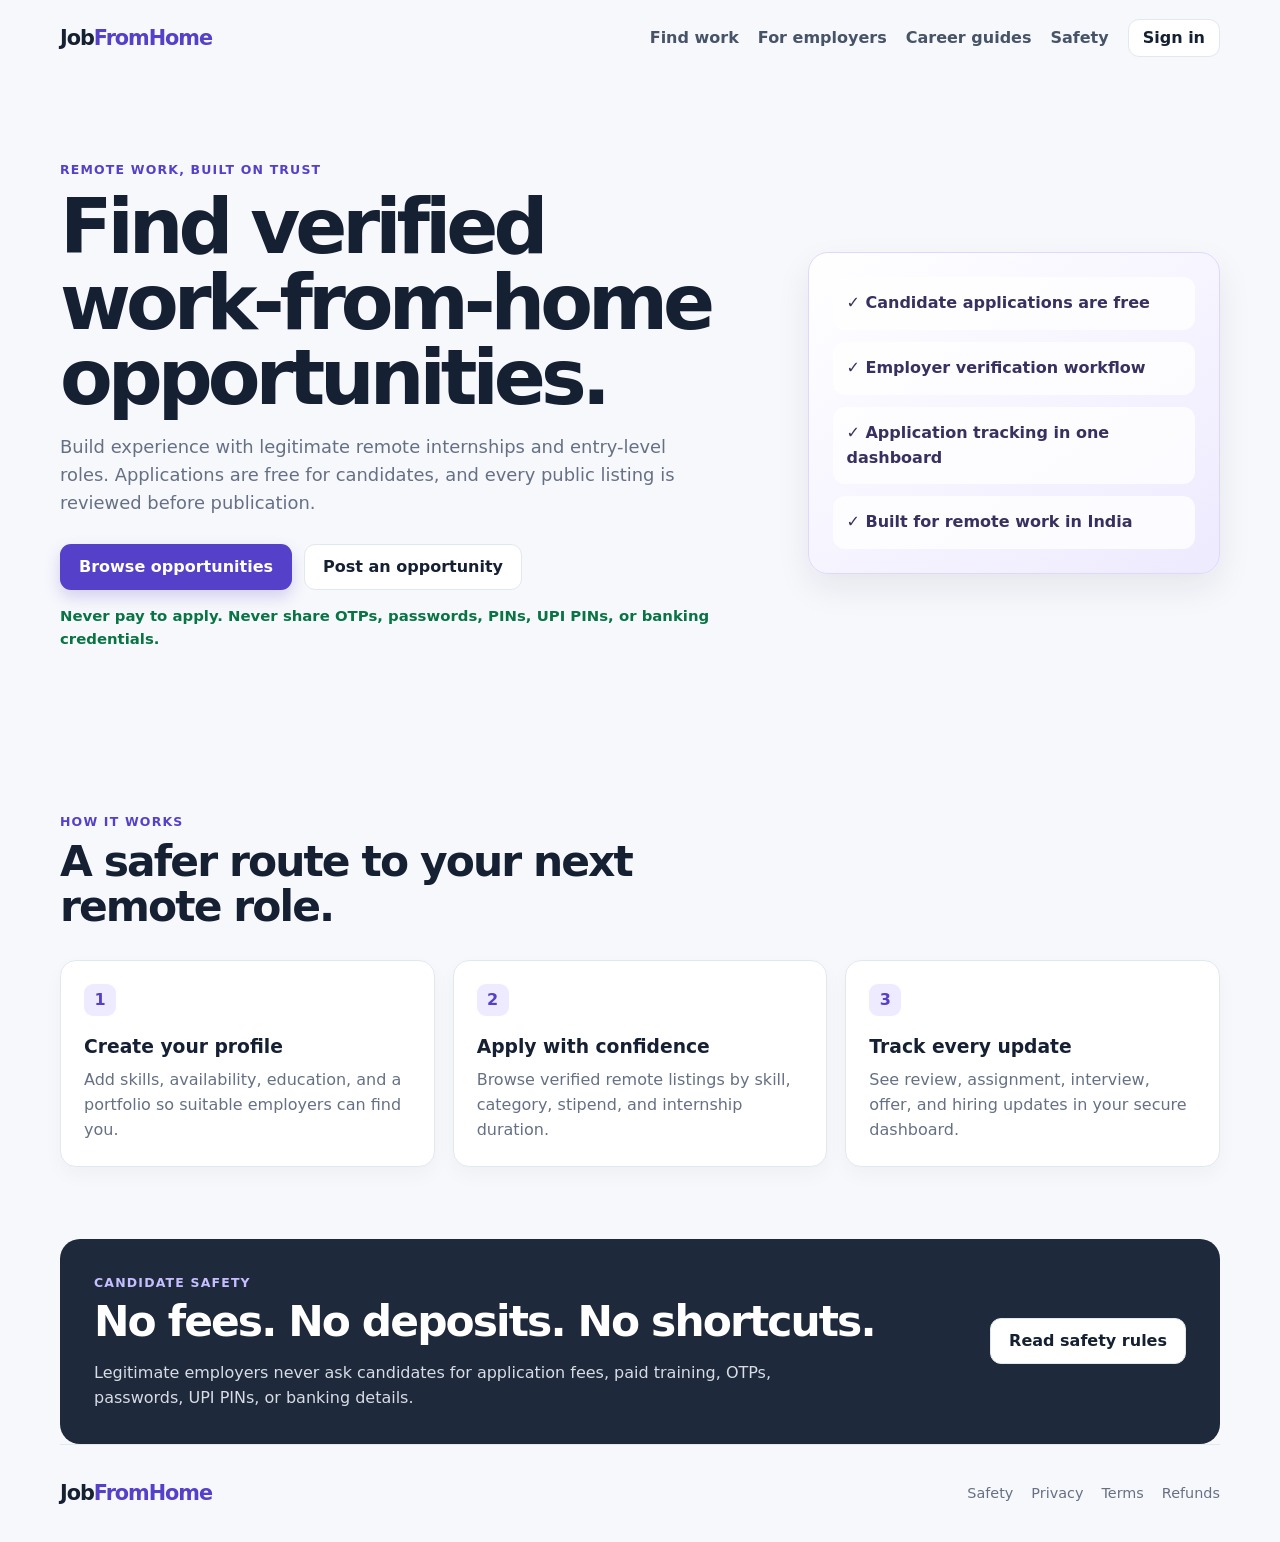
<file: index.html>
<!doctype html>
<html lang="en">
<head>
  <meta charset="utf-8">
  <meta name="viewport" content="width=device-width,initial-scale=1">
  <meta name="description" content="Find verified work-from-home internships and remote jobs in India. Candidates apply free.">
  <title>JobFromHome | Verified remote internships and jobs</title>
  <link rel="stylesheet" href="styles.css">
</head>
<body>
  <header class="site-header">
    <a class="brand" href="index.html">Job<span>FromHome</span></a>
    <nav class="site-nav" aria-label="Main navigation">
      <a href="app.html">Find work</a>
      <a href="employer.html">For employers</a>
      <a href="blogs.html">Career guides</a>
      <a href="safety.html">Safety</a>
      <a class="button button-small button-secondary" href="login.html">Sign in</a>
    </nav>
  </header>
  <main>
    <section class="hero-section">
      <div class="hero-copy">
        <p class="eyebrow">Remote work, built on trust</p>
        <h1>Find verified work-from-home opportunities.</h1>
        <p class="hero-text">Build experience with legitimate remote internships and entry-level roles. Applications are free for candidates, and every public listing is reviewed before publication.</p>
        <div class="hero-actions">
          <a class="button button-primary" href="app.html">Browse opportunities</a>
          <a class="button button-secondary" href="employer.html">Post an opportunity</a>
        </div>
        <p class="hero-note">Never pay to apply. Never share OTPs, passwords, PINs, UPI PINs, or banking credentials.</p>
      </div>
      <aside class="hero-panel">
        <div class="trust-pill">✓ Candidate applications are free</div>
        <div class="trust-pill">✓ Employer verification workflow</div>
        <div class="trust-pill">✓ Application tracking in one dashboard</div>
        <div class="trust-pill">✓ Built for remote work in India</div>
      </aside>
    </section>
    <section class="section-shell">
      <div class="section-heading"><p class="eyebrow">How it works</p><h2>A safer route to your next remote role.</h2></div>
      <div class="feature-grid">
        <article class="feature-card"><span>1</span><h3>Create your profile</h3><p>Add skills, availability, education, and a portfolio so suitable employers can find you.</p></article>
        <article class="feature-card"><span>2</span><h3>Apply with confidence</h3><p>Browse verified remote listings by skill, category, stipend, and internship duration.</p></article>
        <article class="feature-card"><span>3</span><h3>Track every update</h3><p>See review, assignment, interview, offer, and hiring updates in your secure dashboard.</p></article>
      </div>
    </section>
    <section class="safety-banner"><div><p class="eyebrow">Candidate safety</p><h2>No fees. No deposits. No shortcuts.</h2><p>Legitimate employers never ask candidates for application fees, paid training, OTPs, passwords, UPI PINs, or banking details.</p></div><a class="button button-secondary" href="safety.html">Read safety rules</a></section>
  </main>
  <footer class="site-footer"><a class="brand" href="index.html">Job<span>FromHome</span></a><div><a href="safety.html">Safety</a><a href="privacy.html">Privacy</a><a href="terms.html">Terms</a><a href="refunds.html">Refunds</a></div></footer>
</body>
</html>
</file>
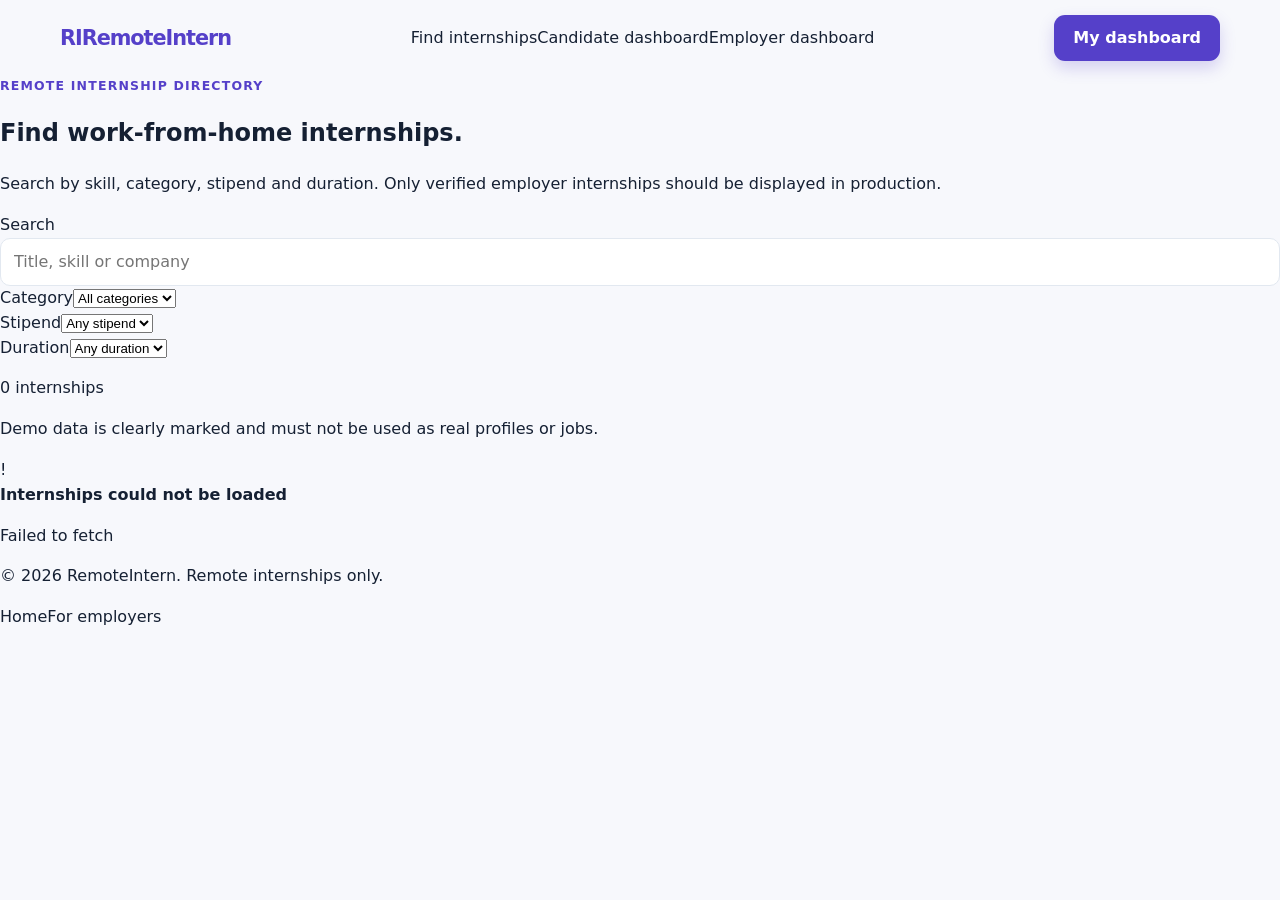
<file: app.html>
<!DOCTYPE html>
<html lang="en">
<head>
  <meta charset="UTF-8" />
  <meta name="viewport" content="width=device-width, initial-scale=1.0" />
  <meta name="description" content="Browse verified remote internships." />
  <title>Find remote internships — RemoteIntern</title>
  <link rel="preconnect" href="https://fonts.googleapis.com" />
  <link rel="preconnect" href="https://fonts.gstatic.com" crossorigin />
  <link href="https://fonts.googleapis.com/css2?family=DM+Sans:wght@400;500;600;700&family=Plus+Jakarta+Sans:wght@700;800&display=swap" rel="stylesheet" />
  <link rel="stylesheet" href="styles.css" />
</head>
<body>
  <header class="site-header">
    <a class="brand" href="index.html"><span class="brand-mark">RI</span><span>RemoteIntern</span></a>
    <nav class="nav"><a class="active-nav" href="app.html">Find internships</a><a href="dashboard.html">Candidate dashboard</a><a href="dashboard.html?role=employer">Employer dashboard</a></nav>
    <a class="button button-primary header-cta" href="dashboard.html">My dashboard</a>
  </header>

  <main class="page-shell">
    <section class="directory-hero">
      <p class="eyebrow">Remote internship directory</p>
      <h1>Find work-from-home internships.</h1>
      <p>Search by skill, category, stipend and duration. Only verified employer internships should be displayed in production.</p>
    </section>

    <section class="search-panel">
      <div class="form-grid">
        <div class="field"><label for="searchInput">Search</label><input id="searchInput" placeholder="Title, skill or company" /></div>
        <div class="field"><label for="categoryFilter">Category</label><select id="categoryFilter"><option value="All">All categories</option></select></div>
        <div class="field"><label for="stipendFilter">Stipend</label><select id="stipendFilter"><option value="All">Any stipend</option><option value="Paid">Paid</option><option value="Unpaid">Unpaid</option><option value="Negotiable">Negotiable</option></select></div>
        <div class="field"><label for="durationFilter">Duration</label><select id="durationFilter"><option value="All">Any duration</option><option value="2">2 months</option><option value="3">3 months</option><option value="4">4 months</option><option value="6">6 months</option></select></div>
      </div>
    </section>

    <section class="directory-meta"><p id="internshipCount">0 internships</p><p>Demo data is clearly marked and must not be used as real profiles or jobs.</p></section>
    <section class="job-grid directory-grid" id="internshipGrid"></section>
  </main>

  <dialog class="modal" id="internshipModal"><div class="modal-content"><button class="modal-close" data-close-modal aria-label="Close">×</button><p class="eyebrow">Remote internship</p><h2 id="modalTitle">Internship title</h2><p class="modal-intro" id="modalCompany"></p><div id="modalDetails"></div><div class="report-box">Safety reminder: never pay an employer and never share OTPs, passwords, PINs or banking details.</div><p class="form-status" id="applyMessage"></p><button class="button button-primary full" id="applyButton">Apply to this internship</button></div></dialog>

  <footer><p>© 2026 RemoteIntern. Remote internships only.</p><div><a href="index.html">Home</a><a href="employer.html">For employers</a></div></footer>
  <div class="toast" id="toast"></div>

  <script src="app.js"></script>
</body>
</html>
</file>
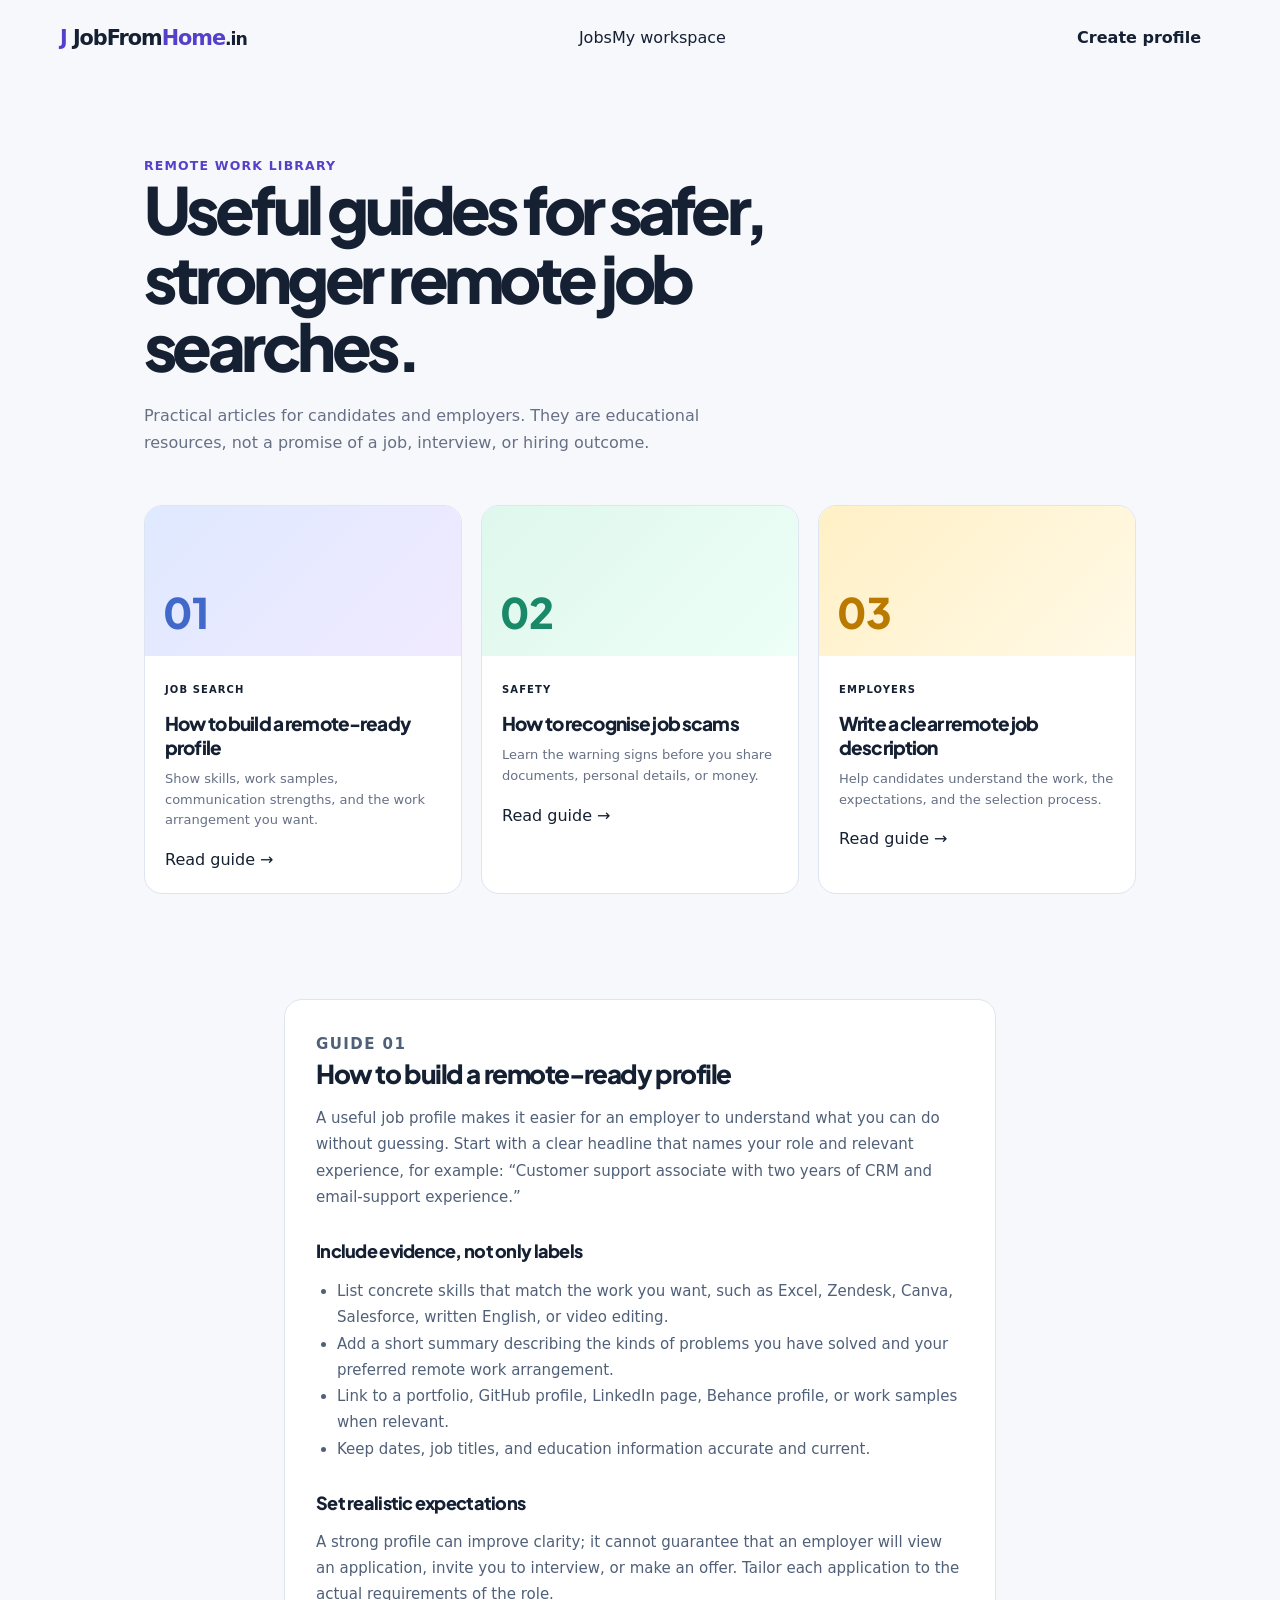
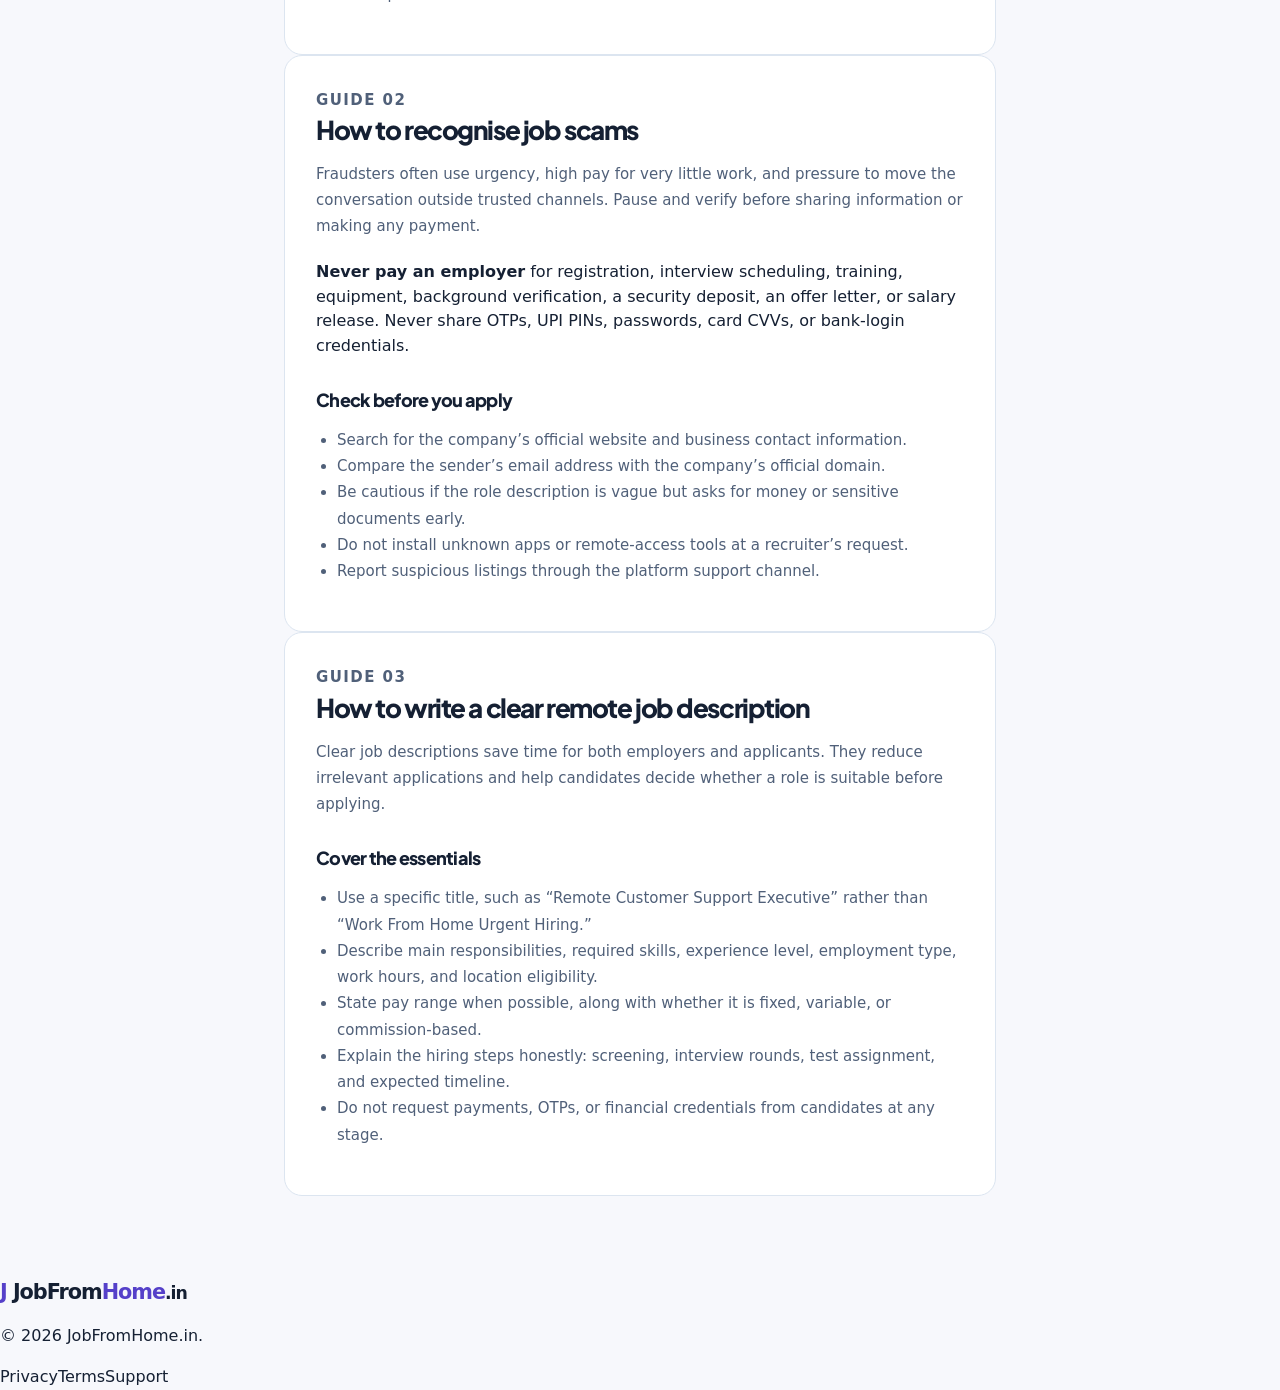
<file: blogs.html>
<!doctype html>
<html lang="en">
<head>
  <meta charset="utf-8">
  <meta name="viewport" content="width=device-width,initial-scale=1">
  <meta name="description" content="Remote work guides and job-search safety resources from JobFromHome.in.">
  <title>Remote Work Guides — JobFromHome.in</title>
  <link rel="preconnect" href="https://fonts.googleapis.com">
  <link rel="preconnect" href="https://fonts.gstatic.com" crossorigin>
  <link href="https://fonts.googleapis.com/css2?family=DM+Sans:wght@400;500;600;700&family=Plus+Jakarta+Sans:wght@600;700;800&display=swap" rel="stylesheet">
  <link rel="stylesheet" href="styles.css">
  <style>
    .blog-hero{max-width:1040px;margin:auto;padding:80px 24px 49px}.blog-hero h1{max-width:700px;margin:0;font:800 clamp(38px,6vw,65px)/1.05 "Plus Jakarta Sans";letter-spacing:-.07em}.blog-hero p:last-child{max-width:620px;margin:22px 0 0;color:var(--muted);line-height:1.7}.blog-grid{max-width:1040px;margin:0 auto 85px;padding:0 24px;display:grid;grid-template-columns:repeat(3,1fr);gap:19px}.blog-card{border:1px solid #dce5f0;border-radius:18px;background:#fff;overflow:hidden;transition:.2s transform,.2s box-shadow}.blog-card:hover{transform:translateY(-4px);box-shadow:var(--shadow)}.blog-art{height:150px;display:flex;align-items:end;padding:18px;background:linear-gradient(135deg,#dfe9ff,#f0eaff);font:800 42px "Plus Jakarta Sans";color:#4169c9}.blog-art.green{background:linear-gradient(135deg,#dff7ed,#edfff7);color:#198968}.blog-art.gold{background:linear-gradient(135deg,#fff0c5,#fff9e7);color:#ba7a00}.blog-copy{padding:20px}.blog-type{font-size:10px;letter-spacing:.11em;font-weight:800;color:var(--blue)}.blog-card h2{margin:11px 0 9px;font:800 19px/1.25 "Plus Jakarta Sans";letter-spacing:-.045em}.blog-card p{margin:0 0 17px;color:var(--muted);font-size:13px;line-height:1.6}.article{max-width:760px;margin:0 auto 80px;padding:20px 24px 0}.article article{padding:31px;border:1px solid #dce5f0;border-radius:18px;background:#fff}.article h2{font:800 26px "Plus Jakarta Sans";letter-spacing:-.055em;margin:0 0 15px}.article h3{font:800 18px "Plus Jakarta Sans";letter-spacing:-.04em;margin:29px 0 9px}.article p,.article li{color:#506079;line-height:1.75;font-size:15px}.article ul{padding-left:21px}.article .notice{margin:20px 0}@media(max-width:720px){.blog-grid{grid-template-columns:1fr}.blog-hero{padding-top:55px}}
  </style>
</head>
<body>
  <header class="site-header"><a class="brand" href="index.html"><span class="brand-mark">J</span> JobFrom<span>Home</span><small>.in</small></a><nav class="nav"><a href="index.html#jobs">Jobs</a><a href="app.html">My workspace</a></nav><a class="button button-dark" href="app.html">Create profile</a></header>
  <main>
    <section class="blog-hero"><p class="eyebrow">Remote work library</p><h1>Useful guides for safer, stronger remote job searches.</h1><p>Practical articles for candidates and employers. They are educational resources, not a promise of a job, interview, or hiring outcome.</p></section>
    <section class="blog-grid">
      <article class="blog-card"><div class="blog-art">01</div><div class="blog-copy"><span class="blog-type">JOB SEARCH</span><h2>How to build a remote-ready profile</h2><p>Show skills, work samples, communication strengths, and the work arrangement you want.</p><a class="text-button" href="#remote-profile">Read guide →</a></div></article>
      <article class="blog-card"><div class="blog-art green">02</div><div class="blog-copy"><span class="blog-type">SAFETY</span><h2>How to recognise job scams</h2><p>Learn the warning signs before you share documents, personal details, or money.</p><a class="text-button" href="#job-safety">Read guide →</a></div></article>
      <article class="blog-card"><div class="blog-art gold">03</div><div class="blog-copy"><span class="blog-type">EMPLOYERS</span><h2>Write a clear remote job description</h2><p>Help candidates understand the work, the expectations, and the selection process.</p><a class="text-button" href="#employer-guide">Read guide →</a></div></article>
    </section>
    <section class="article">
      <article id="remote-profile"><p class="eyebrow">Guide 01</p><h2>How to build a remote-ready profile</h2><p>A useful job profile makes it easier for an employer to understand what you can do without guessing. Start with a clear headline that names your role and relevant experience, for example: “Customer support associate with two years of CRM and email-support experience.”</p><h3>Include evidence, not only labels</h3><ul><li>List concrete skills that match the work you want, such as Excel, Zendesk, Canva, Salesforce, written English, or video editing.</li><li>Add a short summary describing the kinds of problems you have solved and your preferred remote work arrangement.</li><li>Link to a portfolio, GitHub profile, LinkedIn page, Behance profile, or work samples when relevant.</li><li>Keep dates, job titles, and education information accurate and current.</li></ul><h3>Set realistic expectations</h3><p>A strong profile can improve clarity; it cannot guarantee that an employer will view an application, invite you to interview, or make an offer. Tailor each application to the actual requirements of the role.</p></article>
      <article id="job-safety"><p class="eyebrow">Guide 02</p><h2>How to recognise job scams</h2><p>Fraudsters often use urgency, high pay for very little work, and pressure to move the conversation outside trusted channels. Pause and verify before sharing information or making any payment.</p><div class="notice"><strong>Never pay an employer</strong> for registration, interview scheduling, training, equipment, background verification, a security deposit, an offer letter, or salary release. Never share OTPs, UPI PINs, passwords, card CVVs, or bank-login credentials.</div><h3>Check before you apply</h3><ul><li>Search for the company’s official website and business contact information.</li><li>Compare the sender’s email address with the company’s official domain.</li><li>Be cautious if the role description is vague but asks for money or sensitive documents early.</li><li>Do not install unknown apps or remote-access tools at a recruiter’s request.</li><li>Report suspicious listings through the platform support channel.</li></ul></article>
      <article id="employer-guide"><p class="eyebrow">Guide 03</p><h2>How to write a clear remote job description</h2><p>Clear job descriptions save time for both employers and applicants. They reduce irrelevant applications and help candidates decide whether a role is suitable before applying.</p><h3>Cover the essentials</h3><ul><li>Use a specific title, such as “Remote Customer Support Executive” rather than “Work From Home Urgent Hiring.”</li><li>Describe main responsibilities, required skills, experience level, employment type, work hours, and location eligibility.</li><li>State pay range when possible, along with whether it is fixed, variable, or commission-based.</li><li>Explain the hiring steps honestly: screening, interview rounds, test assignment, and expected timeline.</li><li>Do not request payments, OTPs, or financial credentials from candidates at any stage.</li></ul></article>
    </section>
  </main>
  <footer><a class="brand" href="index.html"><span class="brand-mark">J</span> JobFrom<span>Home</span><small>.in</small></a><p>© 2026 JobFromHome.in.</p><div><a href="privacy.html">Privacy</a><a href="terms.html">Terms</a><a href="mailto:support@jobfromhome.in">Support</a></div></footer>
</body>
</html>
</file>
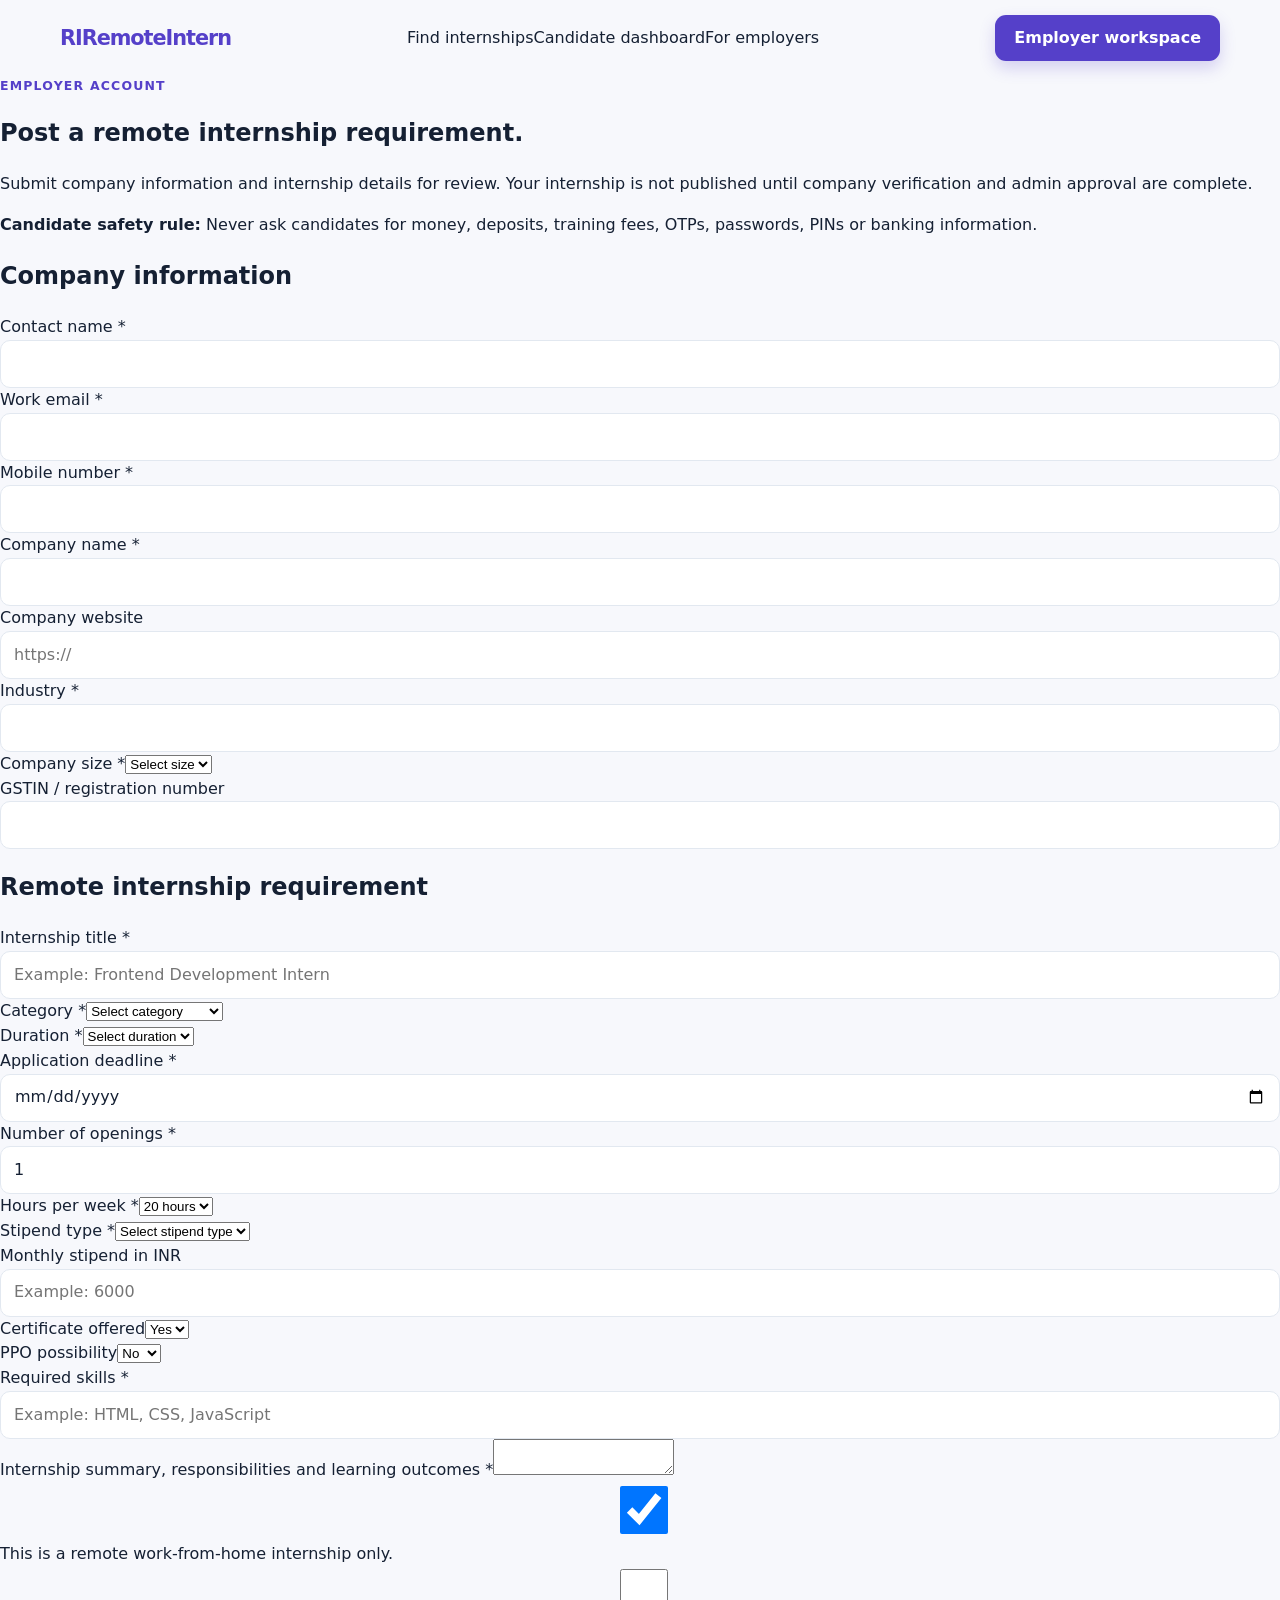
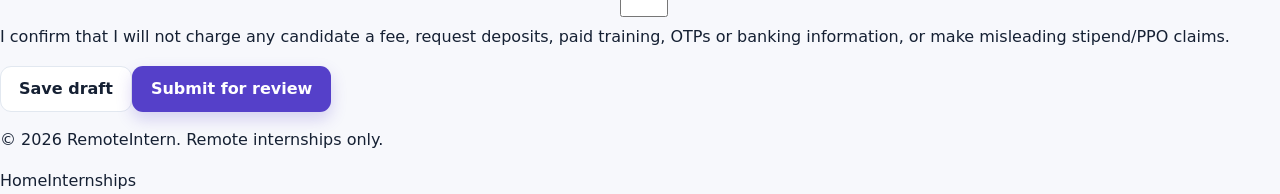
<file: employer.html>
<!DOCTYPE html>
<html lang="en">
<head>
  <meta charset="UTF-8" />
  <meta name="viewport" content="width=device-width, initial-scale=1.0" />
  <meta name="description" content="Submit a verified remote internship requirement." />
  <title>Post remote internship — RemoteIntern</title>
  <link rel="preconnect" href="https://fonts.googleapis.com" />
  <link rel="preconnect" href="https://fonts.gstatic.com" crossorigin />
  <link href="https://fonts.googleapis.com/css2?family=DM+Sans:wght@400;500;600;700&family=Plus+Jakarta+Sans:wght@700;800&display=swap" rel="stylesheet" />
  <link rel="stylesheet" href="styles.css" />
</head>
<body>
  <header class="site-header"><a class="brand" href="index.html"><span class="brand-mark">RI</span><span>RemoteIntern</span></a><nav class="nav"><a href="app.html">Find internships</a><a href="dashboard.html">Candidate dashboard</a><a class="active-nav" href="employer.html">For employers</a></nav><a class="button button-primary header-cta" href="dashboard.html?role=employer">Employer workspace</a></header>

  <main class="form-page">
    <section class="form-intro"><p class="eyebrow">Employer account</p><h1>Post a remote internship requirement.</h1><p>Submit company information and internship details for review. Your internship is not published until company verification and admin approval are complete.</p><div class="report-box"><strong>Candidate safety rule:</strong> Never ask candidates for money, deposits, training fees, OTPs, passwords, PINs or banking information.</div></section>

    <section class="form-card">
      <form id="employerForm" novalidate>
        <h2>Company information</h2>
        <div class="form-grid">
          <div class="field"><label for="contactName">Contact name *</label><input id="contactName" name="contactName" required /></div>
          <div class="field"><label for="businessEmail">Work email *</label><input id="businessEmail" name="businessEmail" type="email" required /></div>
          <div class="field"><label for="employerPhone">Mobile number *</label><input id="employerPhone" name="employerPhone" inputmode="numeric" maxlength="10" required /></div>
          <div class="field"><label for="companyName">Company name *</label><input id="companyName" name="companyName" required /></div>
          <div class="field"><label for="companyWebsite">Company website</label><input id="companyWebsite" name="companyWebsite" type="url" placeholder="https://" /></div>
          <div class="field"><label for="industry">Industry *</label><input id="industry" name="industry" required /></div>
          <div class="field"><label for="companySize">Company size *</label><select id="companySize" name="companySize" required><option value="">Select size</option><option>1–10</option><option>11–50</option><option>51–200</option><option>201+</option></select></div>
          <div class="field"><label for="gstin">GSTIN / registration number</label><input id="gstin" name="gstin" /></div>
        </div>

        <div class="form-divider"></div>
        <h2>Remote internship requirement</h2>
        <div class="form-grid">
          <div class="field"><label for="title">Internship title *</label><input id="title" name="title" placeholder="Example: Frontend Development Intern" required /></div>
          <div class="field"><label for="category">Category *</label><select id="category" name="category" required><option value="">Select category</option><option>Web Development</option><option>Video Editing</option><option>Digital Marketing</option><option>Content Writing</option><option>UI/UX Design</option><option>Data Analysis</option><option>HR & Recruitment</option><option>Product Operations</option></select></div>
          <div class="field"><label for="duration">Duration *</label><select id="duration" name="duration" required><option value="">Select duration</option><option value="2">2 months</option><option value="3">3 months</option><option value="4">4 months</option><option value="6">6 months</option></select></div>
          <div class="field"><label for="deadline">Application deadline *</label><input id="deadline" name="deadline" type="date" required /></div>
          <div class="field"><label for="openings">Number of openings *</label><input id="openings" name="openings" type="number" min="1" value="1" required /></div>
          <div class="field"><label for="hours">Hours per week *</label><select id="hours" name="hours" required><option value="10">10 hours</option><option value="20" selected>20 hours</option><option value="30">30 hours</option><option value="40">40 hours</option></select></div>
          <div class="field"><label for="stipendType">Stipend type *</label><select id="stipendType" name="stipendType" required><option value="">Select stipend type</option><option value="Paid">Paid</option><option value="Unpaid">Unpaid</option><option value="Negotiable">Negotiable</option></select></div>
          <div class="field"><label for="stipend">Monthly stipend in INR</label><input id="stipend" name="stipend" type="number" min="0" placeholder="Example: 6000" /></div>
          <div class="field"><label for="certificate">Certificate offered</label><select id="certificate" name="certificate"><option value="Yes">Yes</option><option value="No">No</option></select></div>
          <div class="field"><label for="ppo">PPO possibility</label><select id="ppo" name="ppo"><option value="No">No</option><option value="Yes">Yes</option></select></div>
          <div class="field full"><label for="skills">Required skills *</label><input id="skills" name="skills" placeholder="Example: HTML, CSS, JavaScript" required /></div>
          <div class="field full"><label for="summary">Internship summary, responsibilities and learning outcomes *</label><textarea id="summary" name="summary" required></textarea></div>
        </div>

        <label class="consent"><input type="checkbox" name="remoteOnly" checked required /> This is a remote work-from-home internship only.</label>
        <label class="consent"><input type="checkbox" name="safetyDeclaration" required /> I confirm that I will not charge any candidate a fee, request deposits, paid training, OTPs or banking information, or make misleading stipend/PPO claims.</label>
        <p id="employerMessage" class="form-status" aria-live="polite"></p>
        <div class="form-actions"><button class="button button-secondary" type="button" id="saveDraftButton">Save draft</button><button class="button button-primary" type="submit" id="saveEmployerButton">Submit for review</button></div>
      </form>
    </section>
  </main>

  <footer><p>© 2026 RemoteIntern. Remote internships only.</p><div><a href="index.html">Home</a><a href="app.html">Internships</a></div></footer>
  <div class="toast" id="toast"></div>
  <script src="app.js"></script>
  <script src="employer.js"></script>
</body>
</html>
</file>
<file: styles.css>
:root {
  --ink: #152033;
  --muted: #667085;
  --page: #f7f8fc;
  --surface: #ffffff;
  --line: #e2e8f0;
  --brand: #5540c9;
  --brand-dark: #3d2b9b;
  --brand-soft: #eeeaff;
  --green: #087443;
  --danger: #b42318;
  --shadow: 0 14px 34px rgba(15, 23, 42, .08);
  font-family: Inter, ui-sans-serif, system-ui, -apple-system, BlinkMacSystemFont, "Segoe UI", sans-serif;
}
* { box-sizing: border-box; }
body { margin: 0; color: var(--ink); background: var(--page); line-height: 1.55; }
a { color: inherit; text-decoration: none; }
a:hover { color: var(--brand); }
.site-header, .site-footer, .hero-section, .section-shell, .safety-banner, .auth-shell { width: min(1160px, calc(100% - 32px)); margin: 0 auto; }
.site-header { min-height: 76px; display: flex; align-items: center; justify-content: space-between; gap: 20px; }
.brand { color: var(--ink); font-size: 1.3rem; font-weight: 900; letter-spacing: -.05em; }
.brand span { color: var(--brand); }
.site-nav { display: flex; align-items: center; gap: 19px; font-weight: 700; color: #475467; }
.button { display: inline-flex; align-items: center; justify-content: center; min-height: 46px; padding: 0 18px; border: 1px solid transparent; border-radius: 11px; font: inherit; font-weight: 800; cursor: pointer; transition: .18s ease; }
.button:hover { transform: translateY(-1px); }
.button-primary { background: var(--brand); color: #fff; box-shadow: 0 7px 16px rgba(85, 64, 201, .22); }
.button-primary:hover { color: #fff; background: var(--brand-dark); }
.button-secondary { background: #fff; color: var(--ink); border-color: var(--line); }
.button-small { min-height: 38px; padding: 0 14px; }
.button-full { width: 100%; }
.eyebrow { margin: 0; color: var(--brand); font-size: .78rem; font-weight: 900; letter-spacing: .095em; text-transform: uppercase; }
.hero-section { display: grid; grid-template-columns: minmax(0, 1.25fr) minmax(300px, .75fr); gap: 60px; align-items: center; padding: 84px 0 74px; }
.hero-copy h1 { max-width: 760px; margin: 10px 0 18px; font-size: clamp(2.55rem, 6vw, 5rem); line-height: .98; letter-spacing: -.065em; }
.hero-text { max-width: 660px; color: var(--muted); font-size: 1.12rem; }
.hero-actions { display: flex; flex-wrap: wrap; gap: 12px; margin: 28px 0 14px; }
.hero-note { color: var(--green); font-weight: 750; font-size: .93rem; }
.hero-panel { display: grid; gap: 12px; padding: 24px; border: 1px solid #ded8ff; border-radius: 20px; background: linear-gradient(145deg, #fff, var(--brand-soft)); box-shadow: var(--shadow); }
.trust-pill { padding: 14px; border-radius: 12px; background: rgba(255,255,255,.78); color: #38315f; font-weight: 750; }
.section-shell { padding: 72px 0; }
.section-heading { max-width: 660px; }
.section-heading h2, .safety-banner h2 { margin: 7px 0 0; font-size: clamp(1.75rem, 4vw, 2.65rem); line-height: 1.08; letter-spacing: -.045em; }
.feature-grid { display: grid; grid-template-columns: repeat(3, 1fr); gap: 18px; margin-top: 30px; }
.feature-card { padding: 23px; border: 1px solid var(--line); border-radius: 16px; background: var(--surface); box-shadow: 0 8px 20px rgba(15,23,42,.035); }
.feature-card span { display: grid; width: 32px; height: 32px; place-items: center; border-radius: 9px; background: var(--brand-soft); color: var(--brand); font-weight: 900; }
.feature-card h3 { margin: 16px 0 7px; }
.feature-card p { margin: 0; color: var(--muted); }
.safety-banner { display: flex; align-items: center; justify-content: space-between; gap: 28px; padding: 34px; border-radius: 20px; color: #fff; background: #1e293b; }
.safety-banner .eyebrow { color: #c6beff; }
.safety-banner p:not(.eyebrow) { max-width: 720px; margin-bottom: 0; color: #d7dce5; }
.site-footer { display: flex; align-items: center; justify-content: space-between; gap: 22px; padding: 32px 0; border-top: 1px solid var(--line); }
.site-footer div { display: flex; flex-wrap: wrap; gap: 18px; color: var(--muted); font-size: .9rem; }
.auth-page { min-height: 100vh; display: grid; place-items: center; background: radial-gradient(circle at 80% 10%, #eeeaff, transparent 32%), var(--page); }
.auth-shell { display: grid; justify-items: center; padding: 44px 0; }
.auth-card { width: min(100%, 520px); margin-top: 20px; padding: 32px; border: 1px solid var(--line); border-radius: 20px; background: var(--surface); box-shadow: var(--shadow); }
.auth-card h1 { margin: 9px 0 11px; font-size: clamp(2rem, 5vw, 2.75rem); line-height: 1.02; letter-spacing: -.055em; }
.auth-copy { color: var(--muted); }
.auth-card form { display: grid; gap: 12px; margin-top: 24px; }
.auth-card label { font-weight: 750; }
input { width: 100%; min-height: 48px; padding: 0 13px; border: 1px solid var(--line); border-radius: 10px; background: #fff; color: var(--ink); font: inherit; }
input:focus { outline: 3px solid rgba(85,64,201,.16); border-color: var(--brand); }
.form-message { min-height: 22px; margin: 0; color: var(--muted); font-size: .92rem; }
.form-message.success { color: var(--green); }
.form-message.error { color: var(--danger); }
.auth-divider { display: flex; align-items: center; gap: 12px; margin: 22px 0; color: var(--muted); font-size: .86rem; }
.auth-divider::before, .auth-divider::after { content: ''; flex: 1; height: 1px; background: var(--line); }
.auth-note { margin: 20px 0 0; color: var(--muted); font-size: .83rem; }
.auth-note a, .consent-row a { color: var(--brand); font-weight: 700; }
.loading-card { padding: 12px 0; color: var(--muted); text-align: center; }
.role-choices { display: grid; gap: 10px; margin: 16px 0; padding: 0; border: 0; }
.role-choices legend { margin-bottom: 8px; font-weight: 800; }
.role-choice, .consent-row { display: flex; gap: 12px; padding: 14px; border: 1px solid var(--line); border-radius: 12px; background: #fff; cursor: pointer; }
.role-choice input, .consent-row input { width: auto; min-height: auto; margin-top: 4px; }
.role-choice small { display: block; margin-top: 3px; color: var(--muted); }
.consent-row { margin: 16px 0; align-items: flex-start; color: var(--muted); font-size: .9rem; }
@media (max-width: 760px) { .site-header { min-height: auto; align-items: flex-start; padding: 16px 0; } .site-nav { justify-content: flex-end; flex-wrap: wrap; gap: 10px; font-size: .86rem; } .hero-section { grid-template-columns: 1fr; gap: 28px; padding: 54px 0; } .feature-grid { grid-template-columns: 1fr; } .safety-banner, .site-footer { align-items: flex-start; flex-direction: column; } .auth-card { padding: 23px; } }
</file>
